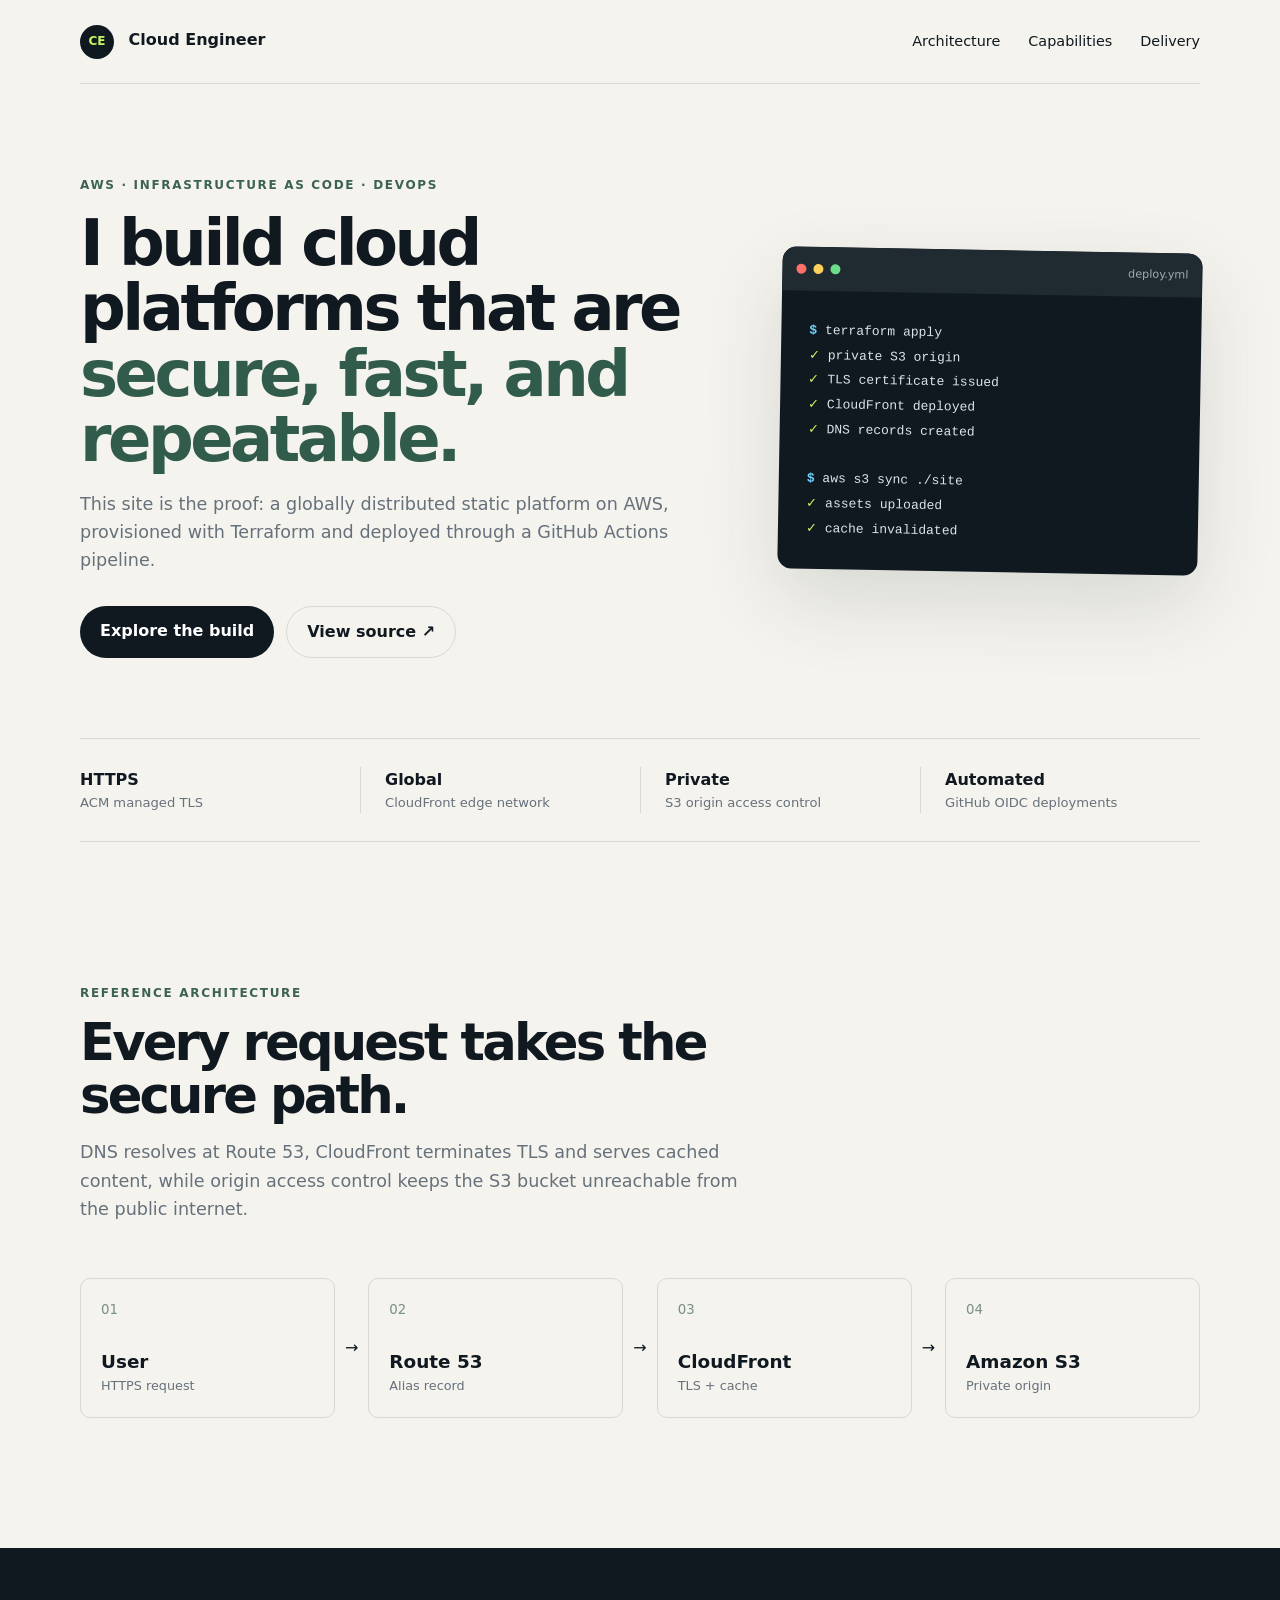
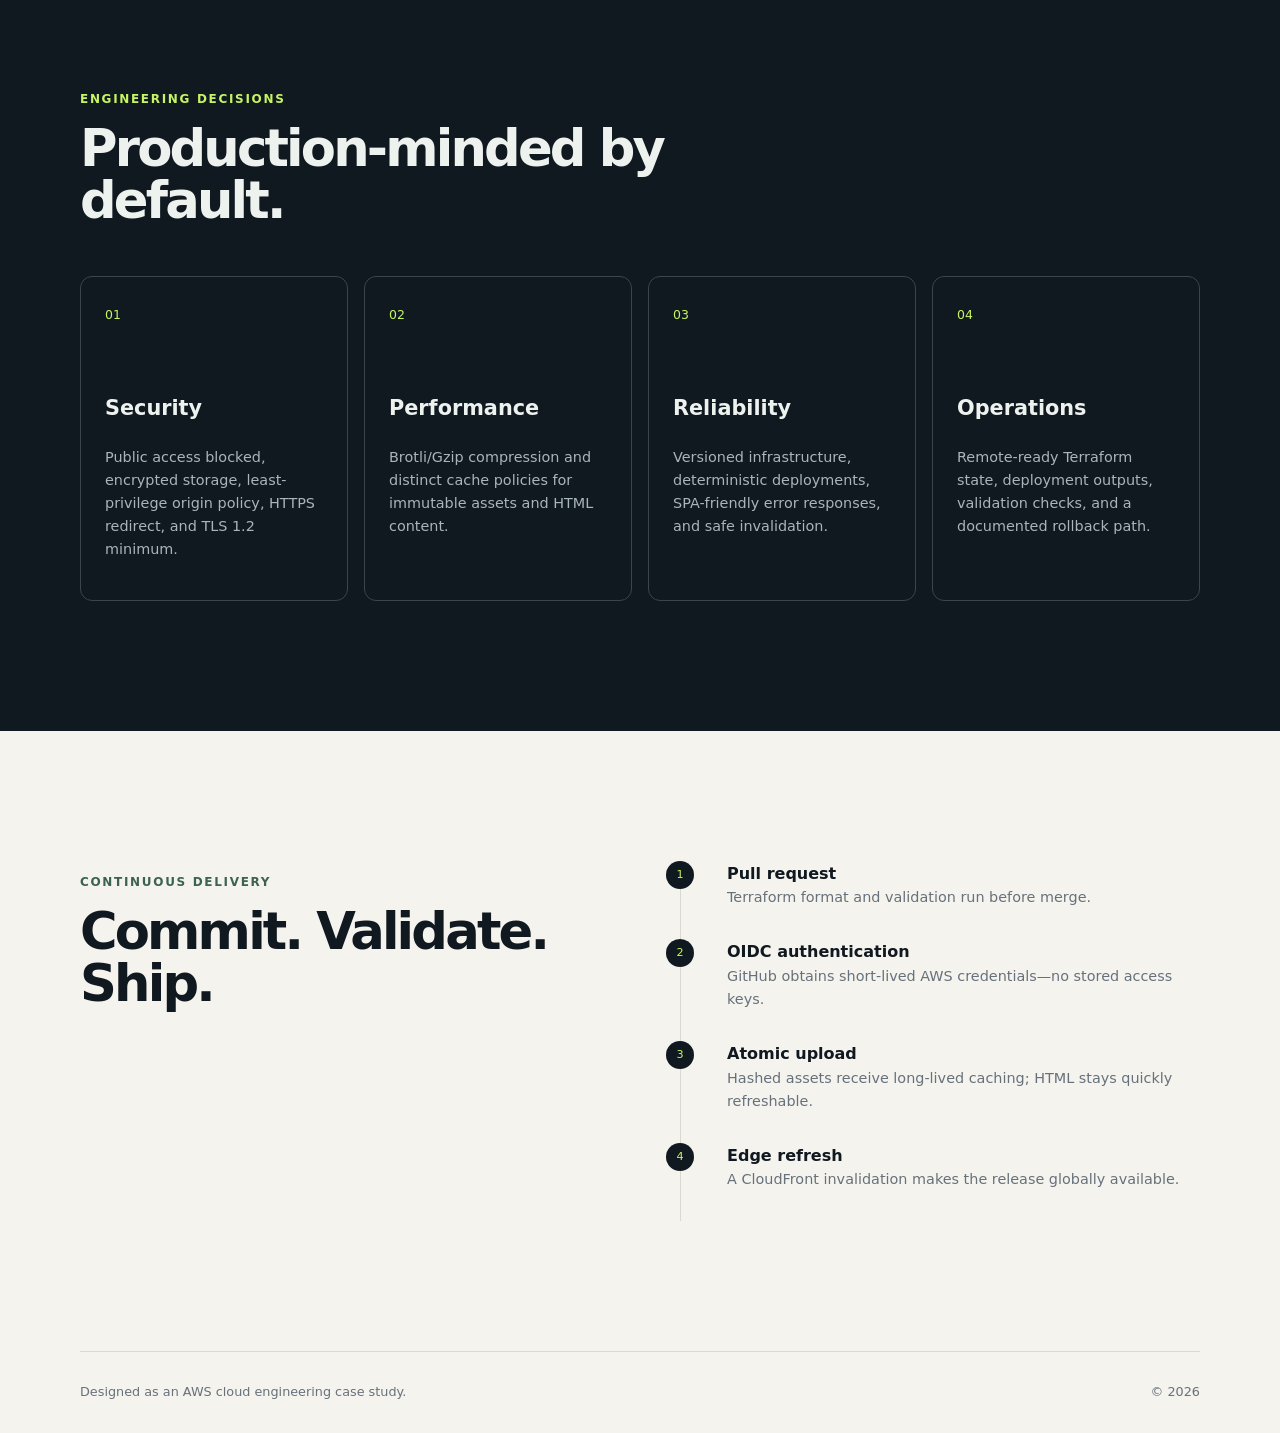
<file: site/index.html>
<!doctype html>
<html lang="en">
<head>
  <meta charset="utf-8">
  <meta name="viewport" content="width=device-width, initial-scale=1">
  <meta name="description" content="A production-minded AWS static website architecture built with Terraform.">
  <title>Cloud Engineer | AWS Static Platform</title>
  <link rel="stylesheet" href="assets/styles.css">
  <script src="assets/app.js" defer></script>
</head>
<body>
  <header class="nav wrap">
    <a class="brand" href="#top" aria-label="Home"><span>CE</span> Cloud Engineer</a>
    <nav aria-label="Main navigation">
      <a href="#architecture">Architecture</a>
      <a href="#capabilities">Capabilities</a>
      <a href="#delivery">Delivery</a>
    </nav>
  </header>

  <main id="top">
    <section class="hero wrap">
      <div>
        <p class="eyebrow">AWS · Infrastructure as Code · DevOps</p>
        <h1>I build cloud platforms that are <em>secure, fast, and repeatable.</em></h1>
        <p class="lede">This site is the proof: a globally distributed static platform on AWS, provisioned with Terraform and deployed through a GitHub Actions pipeline.</p>
        <div class="actions">
          <a class="button primary" href="#architecture">Explore the build</a>
          <a class="button secondary" href="https://github.com/eamanze/serverless-edge-stack" rel="noreferrer">View source ↗</a>
        </div>
      </div>
      <aside class="terminal" aria-label="Deployment summary">
        <div class="terminal-bar"><i></i><i></i><i></i><span>deploy.yml</span></div>
        <pre><code><b>$</b> terraform apply
<span>✓</span> private S3 origin
<span>✓</span> TLS certificate issued
<span>✓</span> CloudFront deployed
<span>✓</span> DNS records created

<b>$</b> aws s3 sync ./site
<span>✓</span> assets uploaded
<span>✓</span> cache invalidated</code></pre>
      </aside>
    </section>

    <section class="metrics wrap" aria-label="Platform highlights">
      <div><strong>HTTPS</strong><span>ACM managed TLS</span></div>
      <div><strong>Global</strong><span>CloudFront edge network</span></div>
      <div><strong>Private</strong><span>S3 origin access control</span></div>
      <div><strong>Automated</strong><span>GitHub OIDC deployments</span></div>
    </section>

    <section id="architecture" class="section wrap">
      <p class="eyebrow">Reference architecture</p>
      <h2>Every request takes the secure path.</h2>
      <p class="section-copy">DNS resolves at Route 53, CloudFront terminates TLS and serves cached content, while origin access control keeps the S3 bucket unreachable from the public internet.</p>
      <div class="flow" aria-label="Request flow">
        <article><small>01</small><b>User</b><span>HTTPS request</span></article><i>→</i>
        <article><small>02</small><b>Route 53</b><span>Alias record</span></article><i>→</i>
        <article><small>03</small><b>CloudFront</b><span>TLS + cache</span></article><i>→</i>
        <article><small>04</small><b>Amazon S3</b><span>Private origin</span></article>
      </div>
    </section>

    <section id="capabilities" class="section dark">
      <div class="wrap">
        <p class="eyebrow">Engineering decisions</p>
        <h2>Production-minded by default.</h2>
        <div class="cards">
          <article><span>01</span><h3>Security</h3><p>Public access blocked, encrypted storage, least-privilege origin policy, HTTPS redirect, and TLS 1.2 minimum.</p></article>
          <article><span>02</span><h3>Performance</h3><p>Brotli/Gzip compression and distinct cache policies for immutable assets and HTML content.</p></article>
          <article><span>03</span><h3>Reliability</h3><p>Versioned infrastructure, deterministic deployments, SPA-friendly error responses, and safe invalidation.</p></article>
          <article><span>04</span><h3>Operations</h3><p>Remote-ready Terraform state, deployment outputs, validation checks, and a documented rollback path.</p></article>
        </div>
      </div>
    </section>

    <section id="delivery" class="section wrap split">
      <div><p class="eyebrow">Continuous delivery</p><h2>Commit. Validate. Ship.</h2></div>
      <ol class="pipeline">
        <li><b>Pull request</b><span>Terraform format and validation run before merge.</span></li>
        <li><b>OIDC authentication</b><span>GitHub obtains short-lived AWS credentials—no stored access keys.</span></li>
        <li><b>Atomic upload</b><span>Hashed assets receive long-lived caching; HTML stays quickly refreshable.</span></li>
        <li><b>Edge refresh</b><span>A CloudFront invalidation makes the release globally available.</span></li>
      </ol>
    </section>
  </main>

  <footer class="wrap"><span>Designed as an AWS cloud engineering case study.</span><span id="year"></span></footer>
</body>
</html>
</file>
<file: site/assets/styles.css>
:root{--ink:#101820;--paper:#f5f3ee;--lime:#c7f464;--blue:#6ed5ff;--muted:#66717b;--line:#d9d8d2}*{box-sizing:border-box}html{scroll-behavior:smooth}body{margin:0;background:var(--paper);color:var(--ink);font-family:Inter,ui-sans-serif,system-ui,-apple-system,BlinkMacSystemFont,"Segoe UI",sans-serif;line-height:1.6}.wrap{width:min(1120px,calc(100% - 40px));margin:auto}.nav{height:84px;display:flex;align-items:center;justify-content:space-between;border-bottom:1px solid var(--line)}.brand{font-weight:700}.brand span{display:inline-grid;place-items:center;width:34px;height:34px;margin-right:9px;background:var(--ink);color:var(--lime);border-radius:50%;font-size:.75rem}.nav a{color:inherit;text-decoration:none}.nav nav{display:flex;gap:28px;font-size:.9rem}.hero{display:grid;grid-template-columns:1.2fr .8fr;gap:70px;align-items:center;min-height:640px;padding-block:80px}.eyebrow{color:#3c6252;text-transform:uppercase;font-weight:800;letter-spacing:.14em;font-size:.75rem}.hero h1,.section h2{font-size:clamp(2.5rem,5vw,5.2rem);line-height:1.02;letter-spacing:-.055em;margin:.25em 0}.hero h1 em{font-style:normal;color:#315c4b}.lede,.section-copy{font-size:1.1rem;color:var(--muted);max-width:680px}.actions{display:flex;gap:12px;margin-top:32px}.button{padding:12px 20px;border-radius:999px;text-decoration:none;font-weight:700}.primary{background:var(--ink);color:white}.secondary{border:1px solid var(--line);color:var(--ink)}.terminal{background:#101820;color:#dce4e9;border-radius:14px;box-shadow:0 30px 80px #23372f24;overflow:hidden;transform:rotate(1deg)}.terminal-bar{height:44px;background:#202a31;display:flex;align-items:center;gap:7px;padding:0 14px}.terminal-bar i{width:10px;height:10px;border-radius:50%;background:#637079}.terminal-bar i:first-child{background:#ff7168}.terminal-bar i:nth-child(2){background:#ffd05b}.terminal-bar i:nth-child(3){background:#6bdc87}.terminal-bar span{margin-left:auto;font-size:.7rem;color:#9eabb3}.terminal pre{margin:0;padding:28px;font:13px/1.9 ui-monospace,SFMono-Regular,Menlo,monospace;overflow:auto}.terminal b{color:var(--blue)}.terminal code span{color:var(--lime)}.metrics{display:grid;grid-template-columns:repeat(4,1fr);border-block:1px solid var(--line);padding:28px 0}.metrics div{padding-left:24px;border-left:1px solid var(--line)}.metrics div:first-child{border:0;padding-left:0}.metrics strong,.metrics span{display:block}.metrics span{font-size:.82rem;color:var(--muted)}.section{padding-block:130px}.section h2{font-size:clamp(2.4rem,4vw,4rem);max-width:800px}.flow{display:flex;align-items:center;margin-top:55px}.flow article{flex:1;min-height:140px;padding:20px;border:1px solid var(--line);border-radius:10px;display:flex;flex-direction:column}.flow small{color:#799084}.flow b{font-size:1.15rem;margin-top:auto}.flow span{font-size:.8rem;color:var(--muted)}.flow>i{padding:10px;font-style:normal}.dark{background:var(--ink);color:#eef2ef}.dark .eyebrow{color:var(--lime)}.cards{display:grid;grid-template-columns:repeat(4,1fr);gap:16px;margin-top:50px}.cards article{min-height:270px;padding:24px;border:1px solid #3a454c;border-radius:12px}.cards article>span{color:var(--lime);font-size:.78rem}.cards h3{margin-top:65px;font-size:1.3rem}.cards p{color:#aab5bb;font-size:.9rem}.split{display:grid;grid-template-columns:1fr 1fr;gap:80px}.pipeline{list-style:none;margin:0;padding:0;counter-reset:item}.pipeline li{position:relative;padding:0 0 30px 46px;border-left:1px solid var(--line)}.pipeline li:before{counter-increment:item;content:counter(item);position:absolute;left:-15px;display:grid;place-items:center;width:28px;height:28px;background:var(--ink);color:var(--lime);border-radius:50%;font-size:.7rem}.pipeline b,.pipeline span{display:block}.pipeline span{color:var(--muted);font-size:.9rem}footer{display:flex;justify-content:space-between;padding-block:30px;border-top:1px solid var(--line);color:var(--muted);font-size:.8rem}@media(max-width:800px){.nav nav{display:none}.hero,.split{grid-template-columns:1fr}.hero{gap:30px}.metrics,.cards{grid-template-columns:1fr 1fr;gap:24px}.flow{display:grid;grid-template-columns:1fr}.flow>i{transform:rotate(90deg);text-align:center}.section{padding-block:80px}}@media(max-width:500px){.metrics,.cards{grid-template-columns:1fr}.metrics div{border:0;padding-left:0}.actions{align-items:flex-start;flex-direction:column}}
</file>
